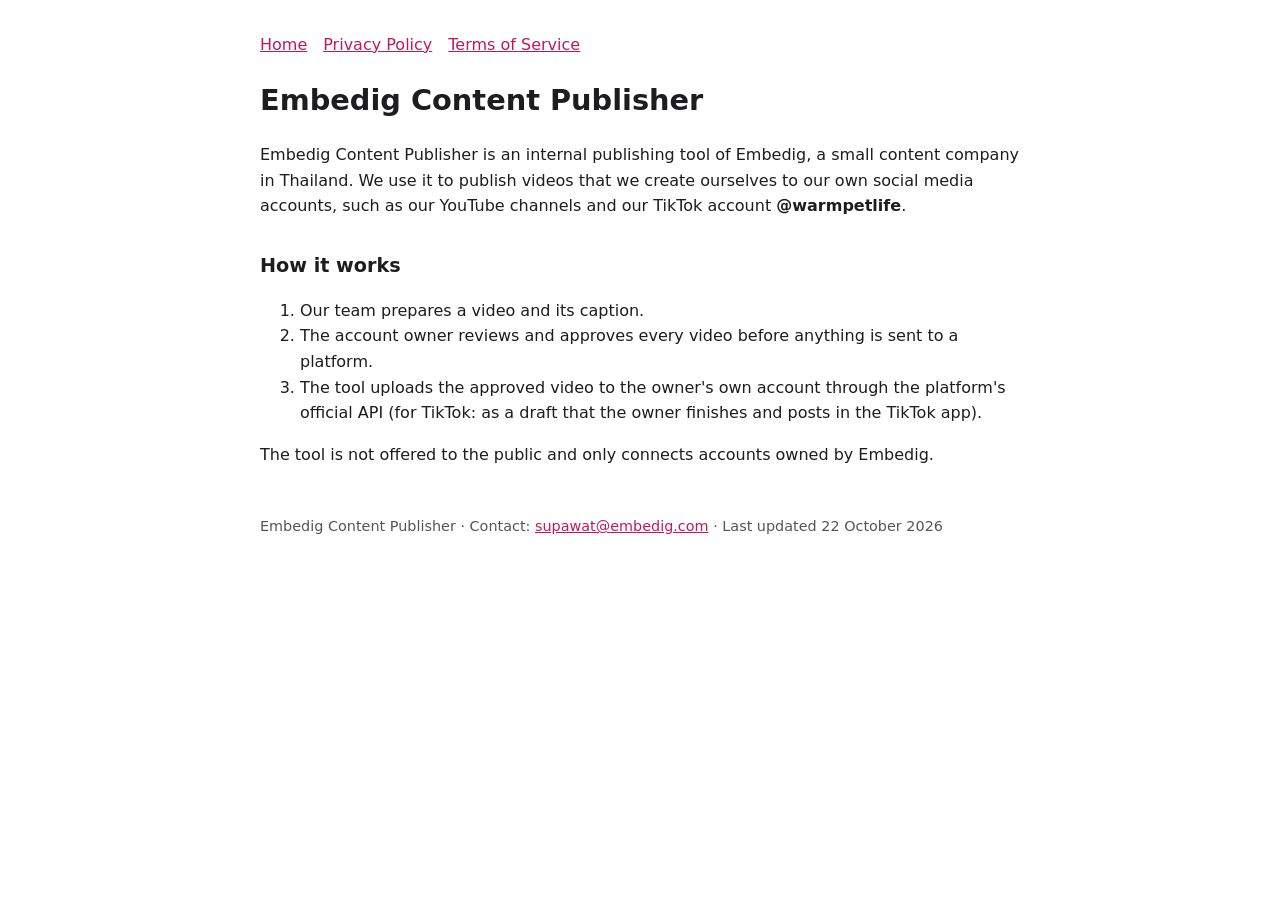
<file: index.html>
<!doctype html><html lang="en"><head><meta charset="utf-8"><meta name="viewport" content="width=device-width,initial-scale=1"><title>Embedig Content Publisher</title><link rel="stylesheet" href="style.css"></head><body>
<nav><a href="./">Home</a><a href="privacy.html">Privacy Policy</a><a href="terms.html">Terms of Service</a></nav>
<h1>Embedig Content Publisher</h1>
<p>Embedig Content Publisher is an internal publishing tool of Embedig, a small content company in Thailand. We use it to publish videos that we create ourselves to our own social media accounts, such as our YouTube channels and our TikTok account <strong>@warmpetlife</strong>.</p>
<h2>How it works</h2>
<ol><li>Our team prepares a video and its caption.</li><li>The account owner reviews and approves every video before anything is sent to a platform.</li><li>The tool uploads the approved video to the owner's own account through the platform's official API (for TikTok: as a draft that the owner finishes and posts in the TikTok app).</li></ol>
<p>The tool is not offered to the public and only connects accounts owned by Embedig.</p>
<footer>Embedig Content Publisher · Contact: <a href="mailto:supawat@embedig.com">supawat@embedig.com</a> · Last updated 22 October 2026</footer>
</body></html>
</file>
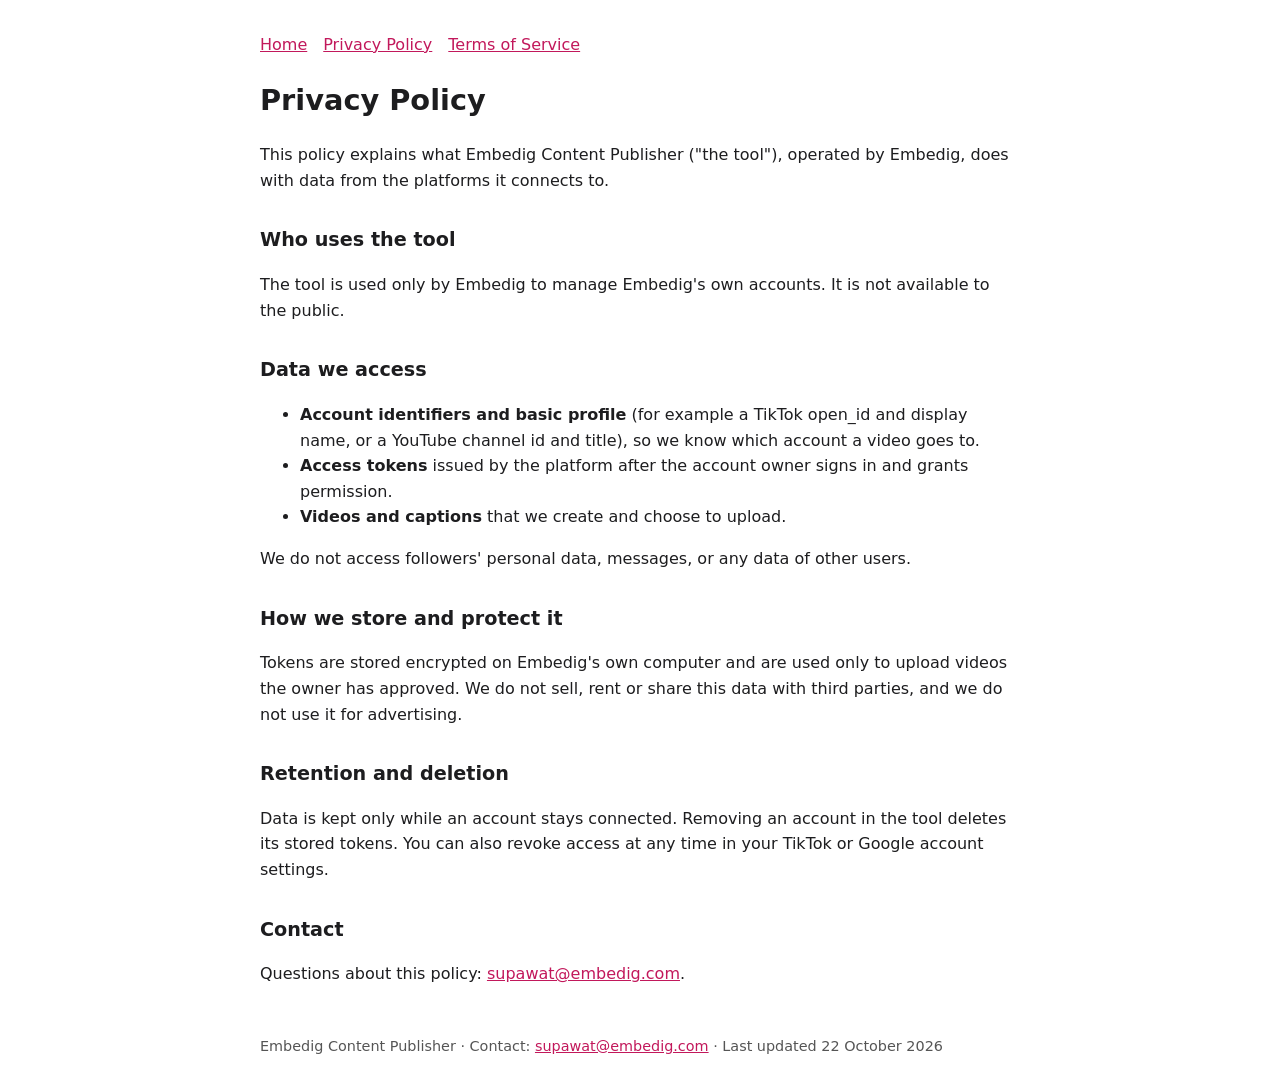
<file: privacy.html>
<!doctype html><html lang="en"><head><meta charset="utf-8"><meta name="viewport" content="width=device-width,initial-scale=1"><title>Privacy Policy · Embedig Content Publisher</title><link rel="stylesheet" href="style.css"></head><body>
<nav><a href="./">Home</a><a href="privacy.html">Privacy Policy</a><a href="terms.html">Terms of Service</a></nav>
<h1>Privacy Policy</h1>
<p>This policy explains what Embedig Content Publisher ("the tool"), operated by Embedig, does with data from the platforms it connects to.</p>
<h2>Who uses the tool</h2>
<p>The tool is used only by Embedig to manage Embedig's own accounts. It is not available to the public.</p>
<h2>Data we access</h2>
<ul><li><strong>Account identifiers and basic profile</strong> (for example a TikTok open_id and display name, or a YouTube channel id and title), so we know which account a video goes to.</li><li><strong>Access tokens</strong> issued by the platform after the account owner signs in and grants permission.</li><li><strong>Videos and captions</strong> that we create and choose to upload.</li></ul>
<p>We do not access followers' personal data, messages, or any data of other users.</p>
<h2>How we store and protect it</h2>
<p>Tokens are stored encrypted on Embedig's own computer and are used only to upload videos the owner has approved. We do not sell, rent or share this data with third parties, and we do not use it for advertising.</p>
<h2>Retention and deletion</h2>
<p>Data is kept only while an account stays connected. Removing an account in the tool deletes its stored tokens. You can also revoke access at any time in your TikTok or Google account settings.</p>
<h2>Contact</h2>
<p>Questions about this policy: <a href="mailto:supawat@embedig.com">supawat@embedig.com</a>.</p>
<footer>Embedig Content Publisher · Contact: <a href="mailto:supawat@embedig.com">supawat@embedig.com</a> · Last updated 22 October 2026</footer>
</body></html>
</file>
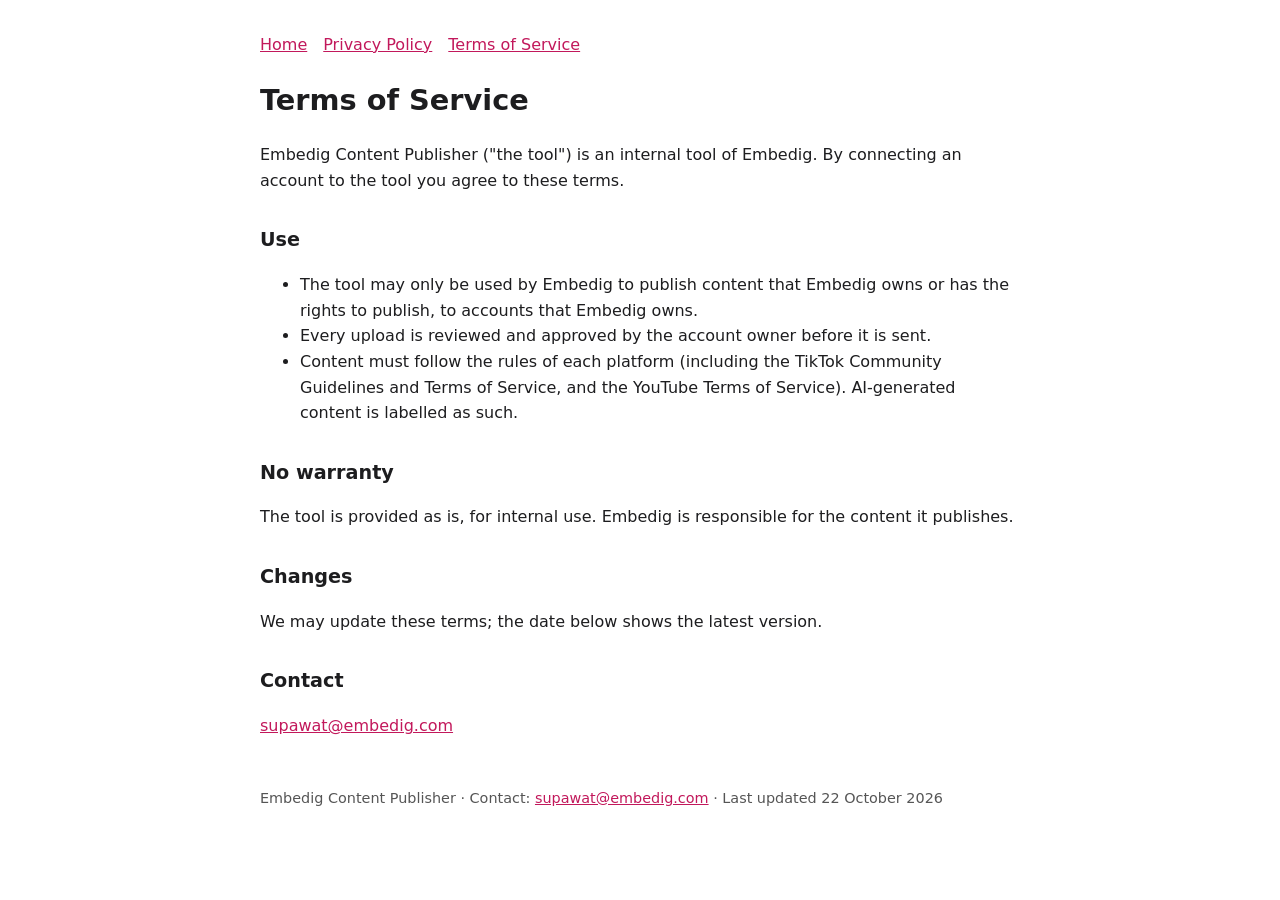
<file: terms.html>
<!doctype html><html lang="en"><head><meta charset="utf-8"><meta name="viewport" content="width=device-width,initial-scale=1"><title>Terms of Service · Embedig Content Publisher</title><link rel="stylesheet" href="style.css"></head><body>
<nav><a href="./">Home</a><a href="privacy.html">Privacy Policy</a><a href="terms.html">Terms of Service</a></nav>
<h1>Terms of Service</h1>
<p>Embedig Content Publisher ("the tool") is an internal tool of Embedig. By connecting an account to the tool you agree to these terms.</p>
<h2>Use</h2>
<ul><li>The tool may only be used by Embedig to publish content that Embedig owns or has the rights to publish, to accounts that Embedig owns.</li><li>Every upload is reviewed and approved by the account owner before it is sent.</li><li>Content must follow the rules of each platform (including the TikTok Community Guidelines and Terms of Service, and the YouTube Terms of Service). AI-generated content is labelled as such.</li></ul>
<h2>No warranty</h2>
<p>The tool is provided as is, for internal use. Embedig is responsible for the content it publishes.</p>
<h2>Changes</h2>
<p>We may update these terms; the date below shows the latest version.</p>
<h2>Contact</h2>
<p><a href="mailto:supawat@embedig.com">supawat@embedig.com</a></p>
<footer>Embedig Content Publisher · Contact: <a href="mailto:supawat@embedig.com">supawat@embedig.com</a> · Last updated 22 October 2026</footer>
</body></html>
</file>
<file: style.css>
:root{color-scheme:light dark;--fg:#1d1d1f;--bg:#fff;--muted:#555;--accent:#c2185b}
@media (prefers-color-scheme:dark){:root{--fg:#eee;--bg:#121212;--muted:#aaa;--accent:#ff5c8a}}
body{font-family:system-ui,-apple-system,"Segoe UI",sans-serif;color:var(--fg);background:var(--bg);max-width:760px;margin:0 auto;padding:32px 16px;line-height:1.6}
h1{font-size:1.8rem}h2{font-size:1.2rem;margin-top:2rem}a{color:var(--accent)}footer{margin-top:3rem;color:var(--muted);font-size:.9rem}nav a{margin-right:1rem}
</file>
